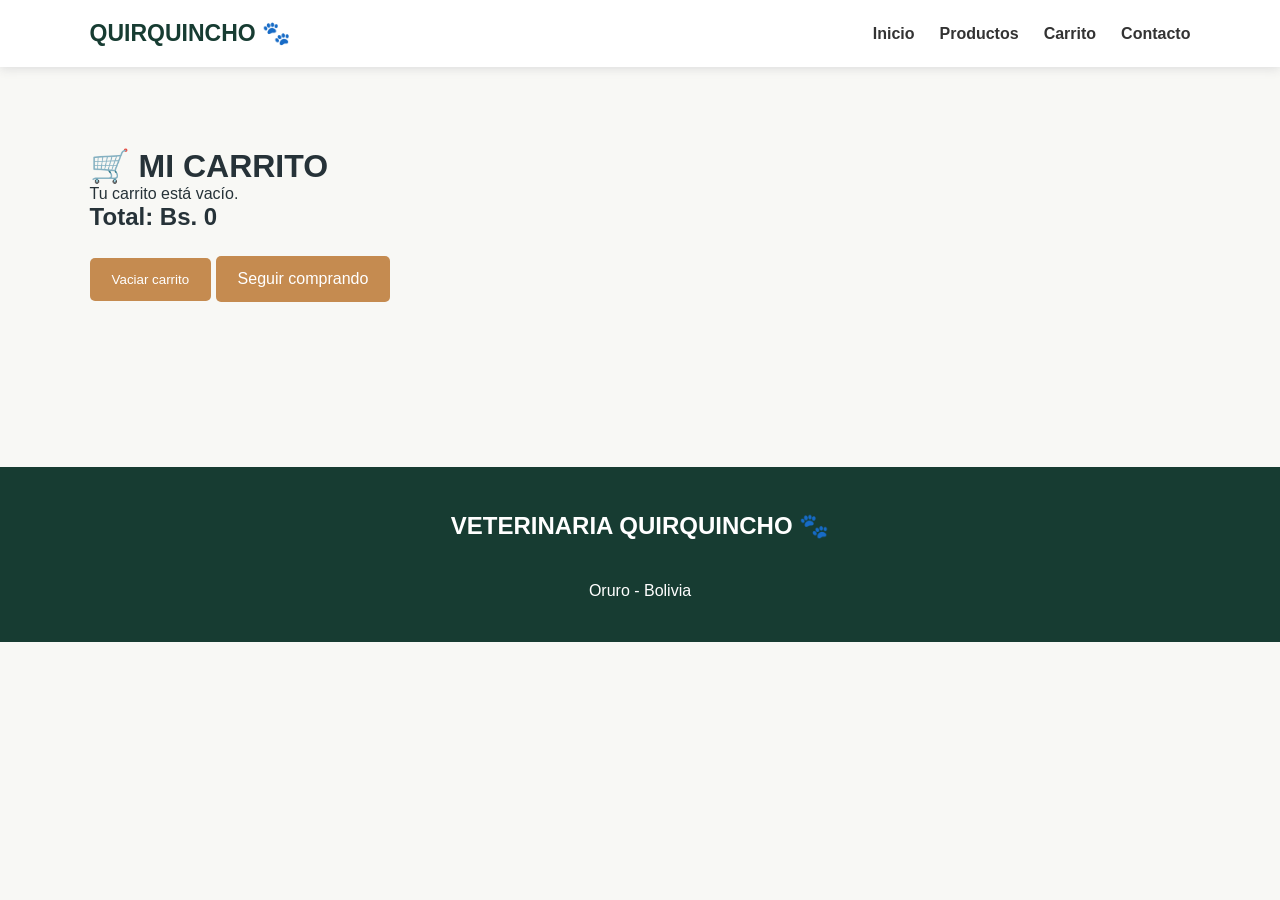
<file: carrito.html>
<!DOCTYPE html>
<html lang="en">
<head>
    <meta charset="UTF-8">
    <meta name="viewport" content="width=device-width, initial-scale=1.0">
    <title>Document</title>
    <link rel="stylesheet" href="css/estilos.css">
</head>
<body>

<header class="encabezado">
    <button class="menu-btn" onclick="abrirMenu()">☰</button>
    <a href="index.html" class="logo">QUIRQUINCHO 🐾</a>

    <nav id="menu">
        <a href="index.html">Inicio</a>
        <a href="productos.html">Productos</a>
        <a href="carrito.html">Carrito</a>
        <a href="contacto.html">Contacto</a>
    </nav>
</header>

<main class="pagina carrito">
    <h1>🛒 MI CARRITO</h1>

    <div id="contenido-carrito">
        <p>Tu carrito está vacío.</p>
    </div>

    <h2 id="total">Total: Bs. 0</h2>

    <button class="boton" onclick="vaciarCarrito()">
        Vaciar carrito
    </button>

    <a href="productos.html" class="boton">
        Seguir comprando
    </a>
</main>

<footer>
    <h2>VETERINARIA QUIRQUINCHO 🐾</h2>
    <p>Oruro - Bolivia</p>
</footer>

<script src="js/app.js"></script>
<script src="js/carrito.js"></script>
</body>
</html>
</file>
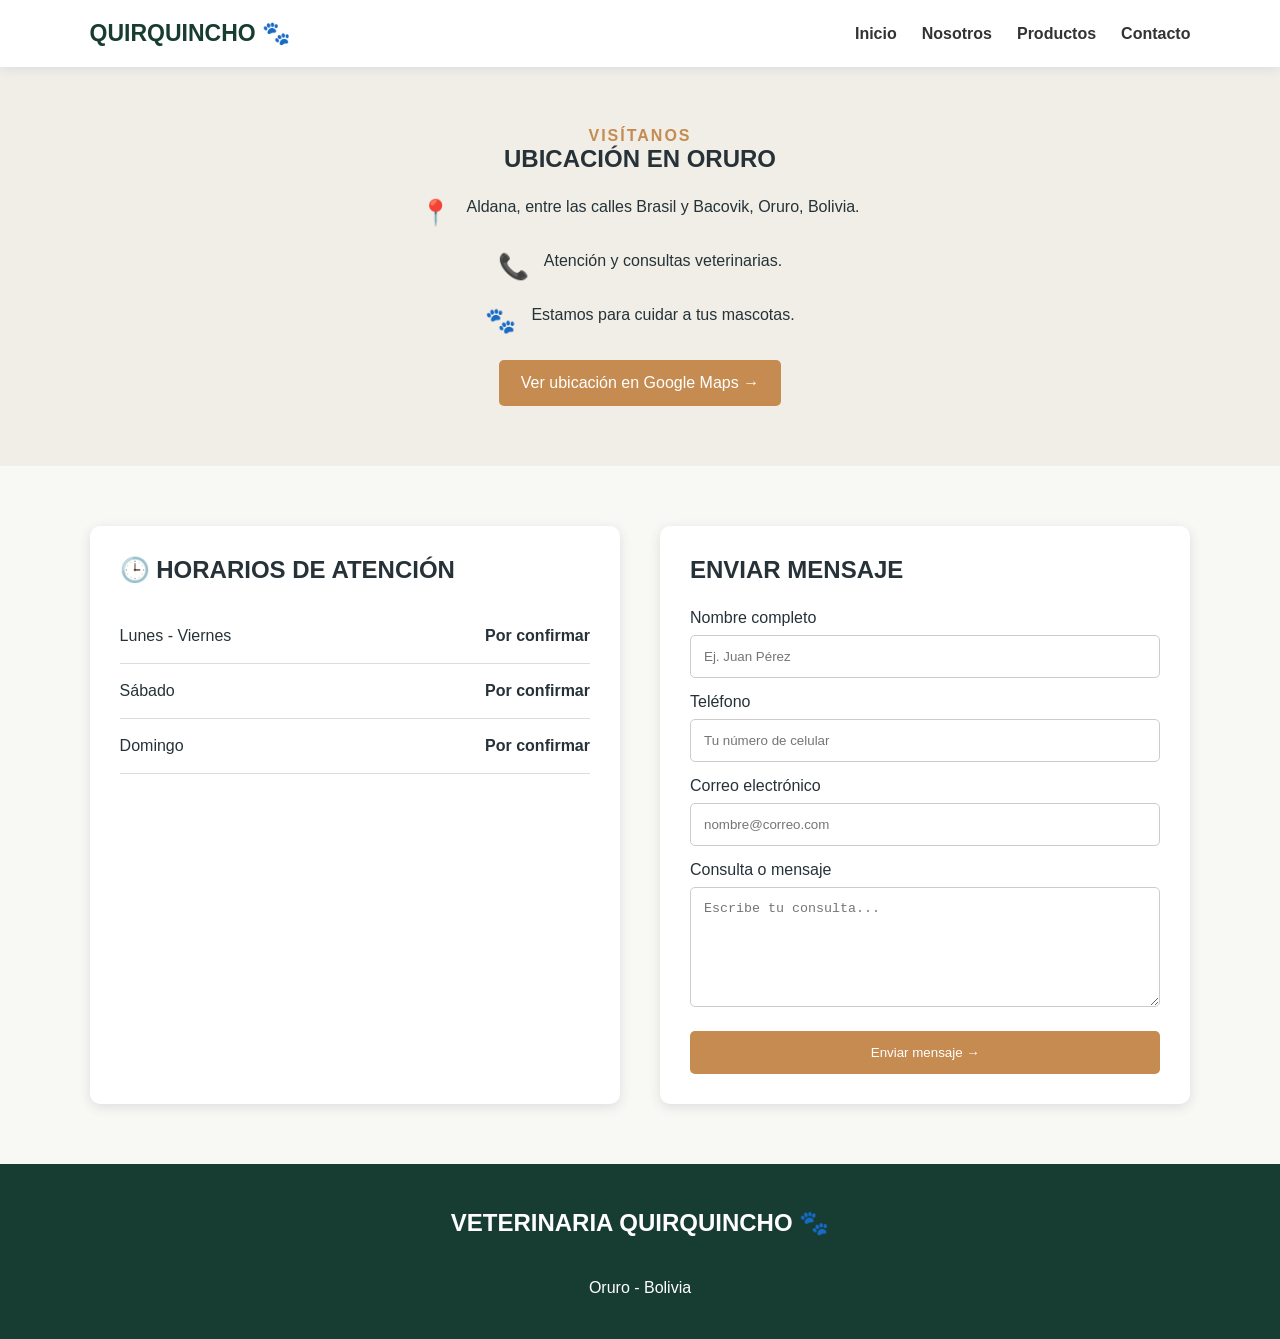
<file: contacto.html>
<!DOCTYPE html>
<html lang="en">
<head>
    <meta charset="UTF-8">
    <meta name="viewport" content="width=device-width, initial-scale=1.0">
    <title>Document</title>
    <link rel="stylesheet" href="css/estilos.css">
</head>
<body>

<header class="encabezado">
    <button class="menu-btn" onclick="abrirMenu()">☰</button>
    <a href="index.html" class="logo">QUIRQUINCHO 🐾</a>

    <nav id="menu">
        <a href="index.html">Inicio</a>
        <a href="nosotros.html">Nosotros</a>
        <a href="productos.html">Productos</a>
        <a href="contacto.html">Contacto</a>
    </nav>
</header>

<main class="pagina">

    <section class="ubicacion">
        <span class="subtitulo">VISÍTANOS</span>
        <h1>UBICACIÓN EN ORURO</h1>

        <div class="dato">
            <span>📍</span>
            <p>Aldana, entre las calles Brasil y Bacovik, Oruro, Bolivia.</p>
        </div>

        <div class="dato">
            <span>📞</span>
            <p>Atención y consultas veterinarias.</p>
        </div>

        <div class="dato">
            <span>🐾</span>
            <p>Estamos para cuidar a tus mascotas.</p>
        </div>

        <a class="boton" target="_blank"
           href="https://www.google.com/maps/search/?api=1&query=Aldana+Brasil+Bacovik+Oruro+Bolivia">
            Ver ubicación en Google Maps →
        </a>
    </section>

    <section class="contacto">

        <div class="horarios">
            <h2>🕒 HORARIOS DE ATENCIÓN</h2>

            <div>
                <span>Lunes - Viernes</span>
                <strong>Por confirmar</strong>
            </div>

            <div>
                <span>Sábado</span>
                <strong>Por confirmar</strong>
            </div>

            <div>
                <span>Domingo</span>
                <strong>Por confirmar</strong>
            </div>
        </div>

        <form class="formulario" id="formulario">
            <h2>ENVIAR MENSAJE</h2>

            <label>Nombre completo</label>
            <input type="text" id="nombre" placeholder="Ej. Juan Pérez" required>

            <label>Teléfono</label>
            <input type="tel" id="telefono" placeholder="Tu número de celular" required>

            <label>Correo electrónico</label>
            <input type="email" id="correo" placeholder="nombre@correo.com">

            <label>Consulta o mensaje</label>
            <textarea id="mensaje" placeholder="Escribe tu consulta..." required></textarea>

            <button type="submit" class="boton">Enviar mensaje →</button>
        </form>

    </section>

</main>

<footer>
    <h2>VETERINARIA QUIRQUINCHO 🐾</h2>
    <p>Oruro - Bolivia</p>
</footer>

<script src="js/app.js"></script>
<script src="js/contacto.js"></script>
</body>
</html>
</file>
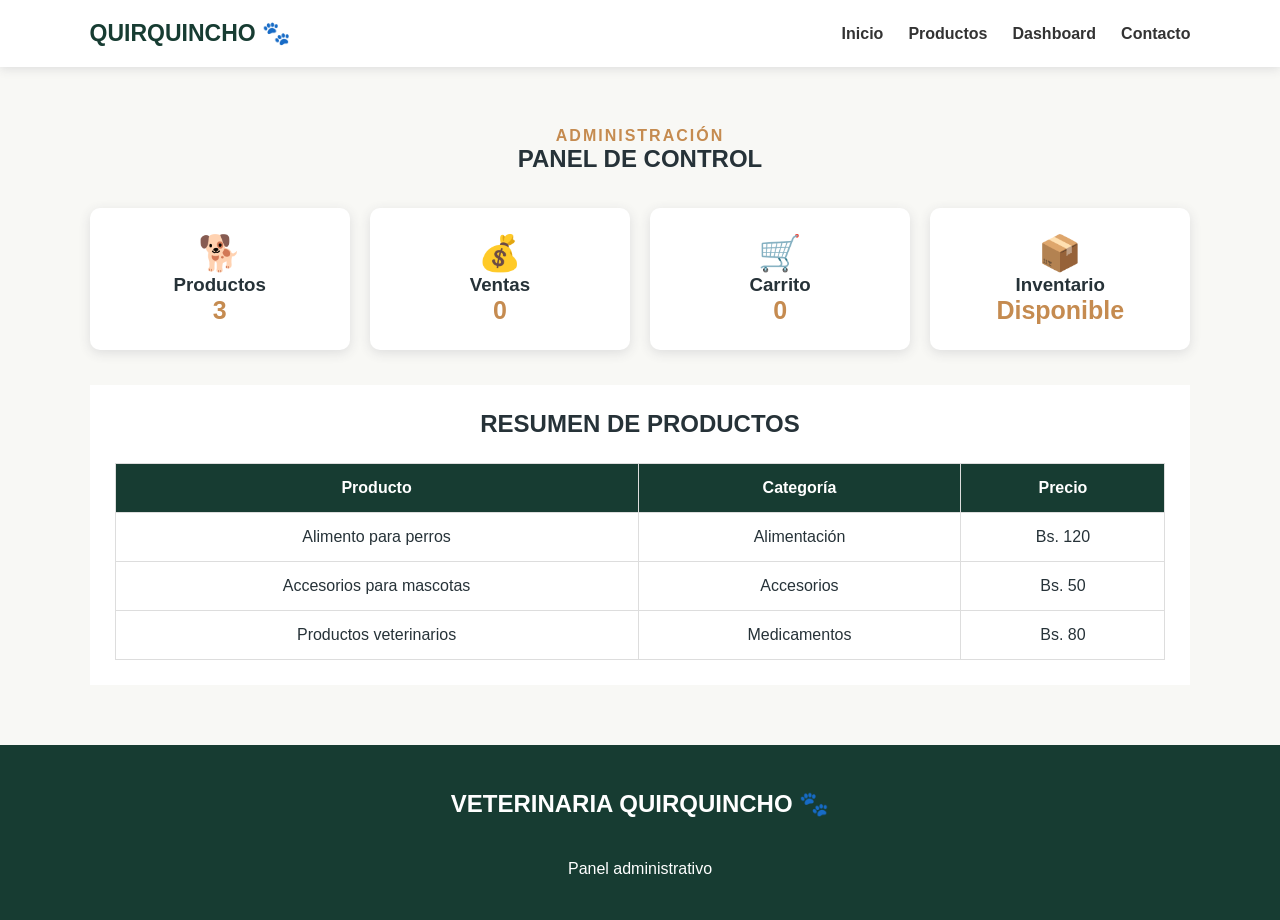
<file: dashboard.html>
<!DOCTYPE html>
<html lang="en">
<head>
    <meta charset="UTF-8">
    <meta name="viewport" content="width=device-width, initial-scale=1.0">
    <title>Document</title>
    <link rel="stylesheet" href="css/estilos.css">
</head>
<body>

<header class="encabezado">
    <button class="menu-btn" onclick="abrirMenu()">☰</button>
    <a href="index.html" class="logo">QUIRQUINCHO 🐾</a>

    <nav id="menu">
        <a href="index.html">Inicio</a>
        <a href="productos.html">Productos</a>
        <a href="dashboard.html">Dashboard</a>
        <a href="contacto.html">Contacto</a>
    </nav>
</header>

<main class="pagina">

    <section class="dashboard">
        <span class="subtitulo">ADMINISTRACIÓN</span>
        <h1>PANEL DE CONTROL</h1>

        <div class="dashboard-grid">

            <div class="indicador">
                <span>🐕</span>
                <h3>Productos</h3>
                <strong id="totalProductos">3</strong>
            </div>

            <div class="indicador">
                <span>💰</span>
                <h3>Ventas</h3>
                <strong>0</strong>
            </div>

            <div class="indicador">
                <span>🛒</span>
                <h3>Carrito</h3>
                <strong id="totalCarrito">0</strong>
            </div>

            <div class="indicador">
                <span>📦</span>
                <h3>Inventario</h3>
                <strong>Disponible</strong>
            </div>

        </div>

        <div class="tabla-contenedor">
            <h2>RESUMEN DE PRODUCTOS</h2>

            <table>
                <thead>
                    <tr>
                        <th>Producto</th>
                        <th>Categoría</th>
                        <th>Precio</th>
                    </tr>
                </thead>

                <tbody>
                    <tr>
                        <td>Alimento para perros</td>
                        <td>Alimentación</td>
                        <td>Bs. 120</td>
                    </tr>

                    <tr>
                        <td>Accesorios para mascotas</td>
                        <td>Accesorios</td>
                        <td>Bs. 50</td>
                    </tr>

                    <tr>
                        <td>Productos veterinarios</td>
                        <td>Medicamentos</td>
                        <td>Bs. 80</td>
                    </tr>
                </tbody>
            </table>
        </div>
    </section>

</main>

<footer>
    <h2>VETERINARIA QUIRQUINCHO 🐾</h2>
    <p>Panel administrativo</p>
</footer>

<script src="js/app.js"></script>
<script src="js/dashboard.js"></script>
</body>
</html>
</file>
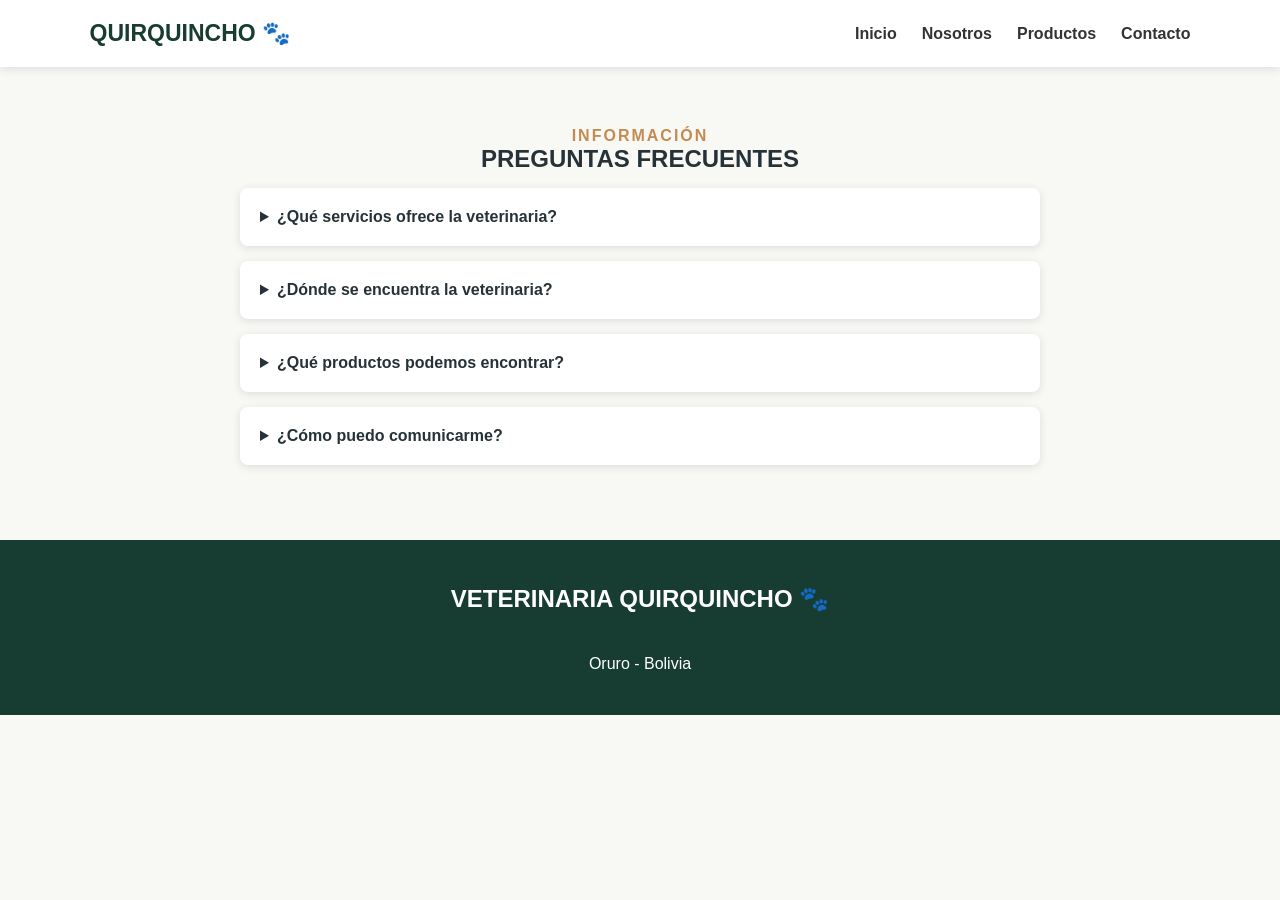
<file: faq.html>
<!DOCTYPE html>
<html lang="en">
<head>
    <meta charset="UTF-8">
    <meta name="viewport" content="width=device-width, initial-scale=1.0">
    <title>Document</title>
    <link rel="stylesheet" href="css/estilos.css">
</head>
<body>

<header class="encabezado">
    <button class="menu-btn" onclick="abrirMenu()">☰</button>
    <a href="index.html" class="logo">QUIRQUINCHO 🐾</a>

    <nav id="menu">
        <a href="index.html">Inicio</a>
        <a href="nosotros.html">Nosotros</a>
        <a href="productos.html">Productos</a>
        <a href="contacto.html">Contacto</a>
    </nav>
</header>

<main class="pagina">
    <section class="preguntas">
        <span class="subtitulo">INFORMACIÓN</span>
        <h1>PREGUNTAS FRECUENTES</h1>

        <details>
            <summary>¿Qué servicios ofrece la veterinaria?</summary>
            <p>Ofrecemos consultas, vacunación, peluquería y productos para mascotas.</p>
        </details>

        <details>
            <summary>¿Dónde se encuentra la veterinaria?</summary>
            <p>Estamos ubicados en Oruro, Bolivia.</p>
        </details>

        <details>
            <summary>¿Qué productos podemos encontrar?</summary>
            <p>Alimentos, accesorios y productos veterinarios.</p>
        </details>

        <details>
            <summary>¿Cómo puedo comunicarme?</summary>
            <p>Puedes enviarnos un mensaje desde nuestra página de contacto.</p>
        </details>

    </section>
</main>

<footer>
    <h2>VETERINARIA QUIRQUINCHO 🐾</h2>
    <p>Oruro - Bolivia</p>
</footer>

<script src="js/app.js"></script>
</body>
</html>
</file>
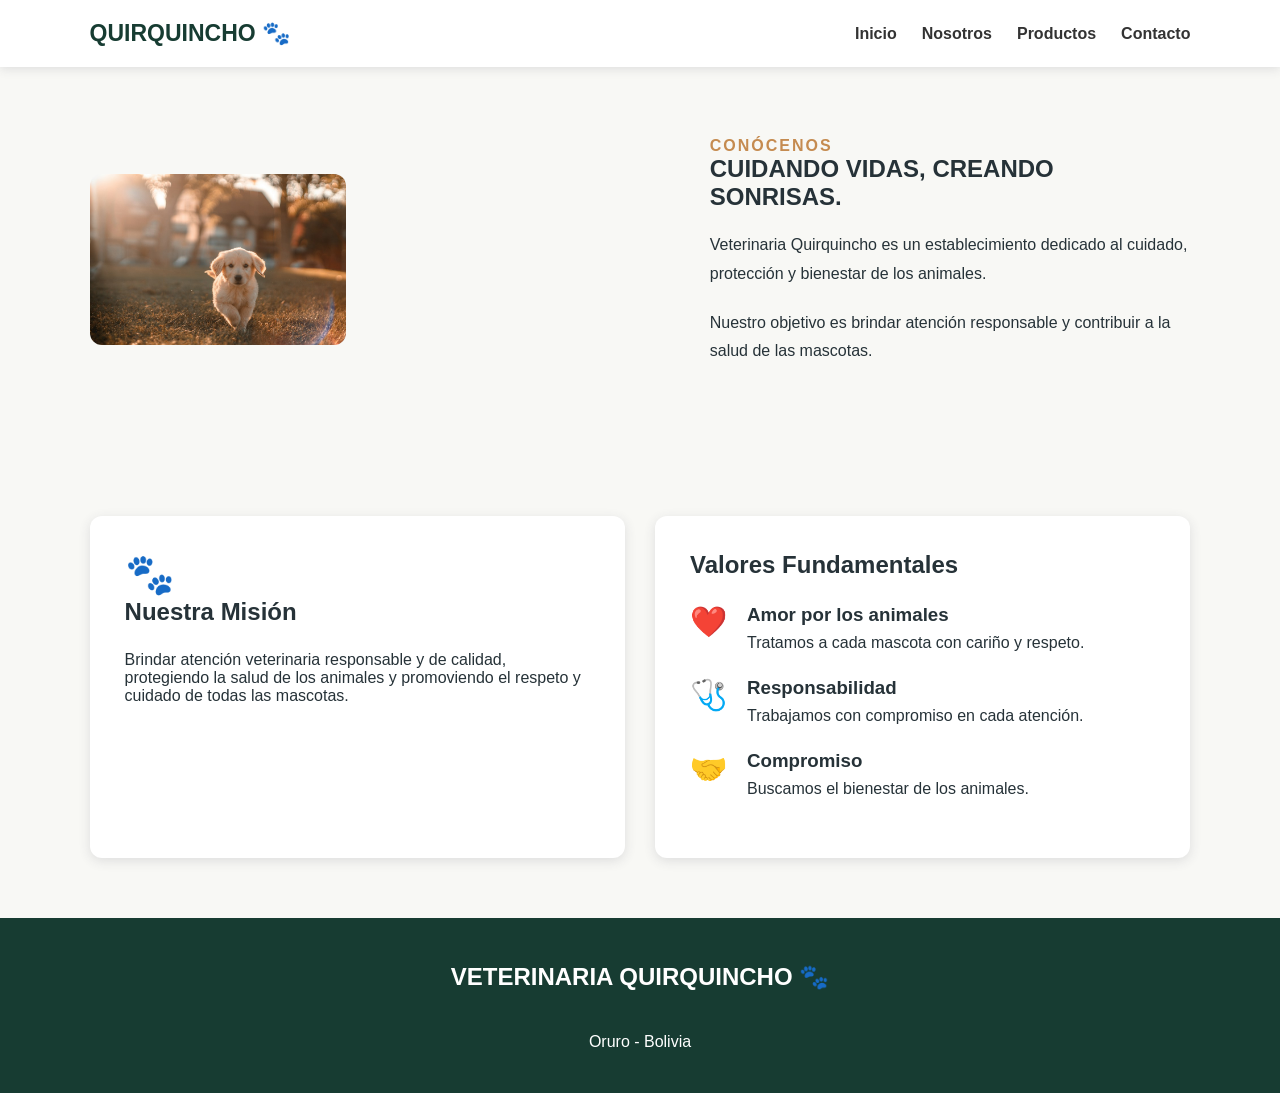
<file: nosotros.html>
<!DOCTYPE html>
<html lang="en">
<head>
    <meta charset="UTF-8">
    <meta name="viewport" content="width=device-width, initial-scale=1.0">
    <title>Document</title>
    <link rel="stylesheet" href="css/estilos.css">
</head>
<body>
<header class="encabezado">
    <button class="menu-btn" onclick="abrirMenu()">☰</button>
    <a href="index.html" class="logo">QUIRQUINCHO 🐾</a>

    <nav id="menu">
        <a href="index.html">Inicio</a>
        <a href="nosotros.html">Nosotros</a>
        <a href="productos.html">Productos</a>
        <a href="contacto.html">Contacto</a>
    </nav>
</header>

<main class="pagina">

    <section class="nosotros">
        <div class="imagen-nosotros">
            <img src="img/imagen.jpg" alt="Veterinaria Quirquincho">
        </div>

        <div class="texto-nosotros">
            <span class="subtitulo">CONÓCENOS</span>
            <h1>CUIDANDO VIDAS, CREANDO SONRISAS.</h1>

            <p>
                Veterinaria Quirquincho es un establecimiento
                dedicado al cuidado, protección y bienestar
                de los animales.
            </p>

            <p>
                Nuestro objetivo es brindar atención responsable
                y contribuir a la salud de las mascotas.
            </p>
        </div>
    </section>

    <section class="mision">

        <div class="mision-card">
            <span>🐾</span>
            <h2>Nuestra Misión</h2>
            <p>
                Brindar atención veterinaria responsable y de calidad,
                protegiendo la salud de los animales y promoviendo
                el respeto y cuidado de todas las mascotas.
            </p>
        </div>

        <div class="valores-card">
            <h2>Valores Fundamentales</h2>

            <div class="valor">
                <span>❤️</span>
                <div>
                    <h3>Amor por los animales</h3>
                    <p>Tratamos a cada mascota con cariño y respeto.</p>
                </div>
            </div>

            <div class="valor">
                <span>🩺</span>
                <div>
                    <h3>Responsabilidad</h3>
                    <p>Trabajamos con compromiso en cada atención.</p>
                </div>
            </div>

            <div class="valor">
                <span>🤝</span>
                <div>
                    <h3>Compromiso</h3>
                    <p>Buscamos el bienestar de los animales.</p>
                </div>
            </div>
        </div>

    </section>

</main>

<footer>
    <h2>VETERINARIA QUIRQUINCHO 🐾</h2>
    <p>Oruro - Bolivia</p>
</footer>

<script src="js/app.js"></script>

</body>
</html>
</file>
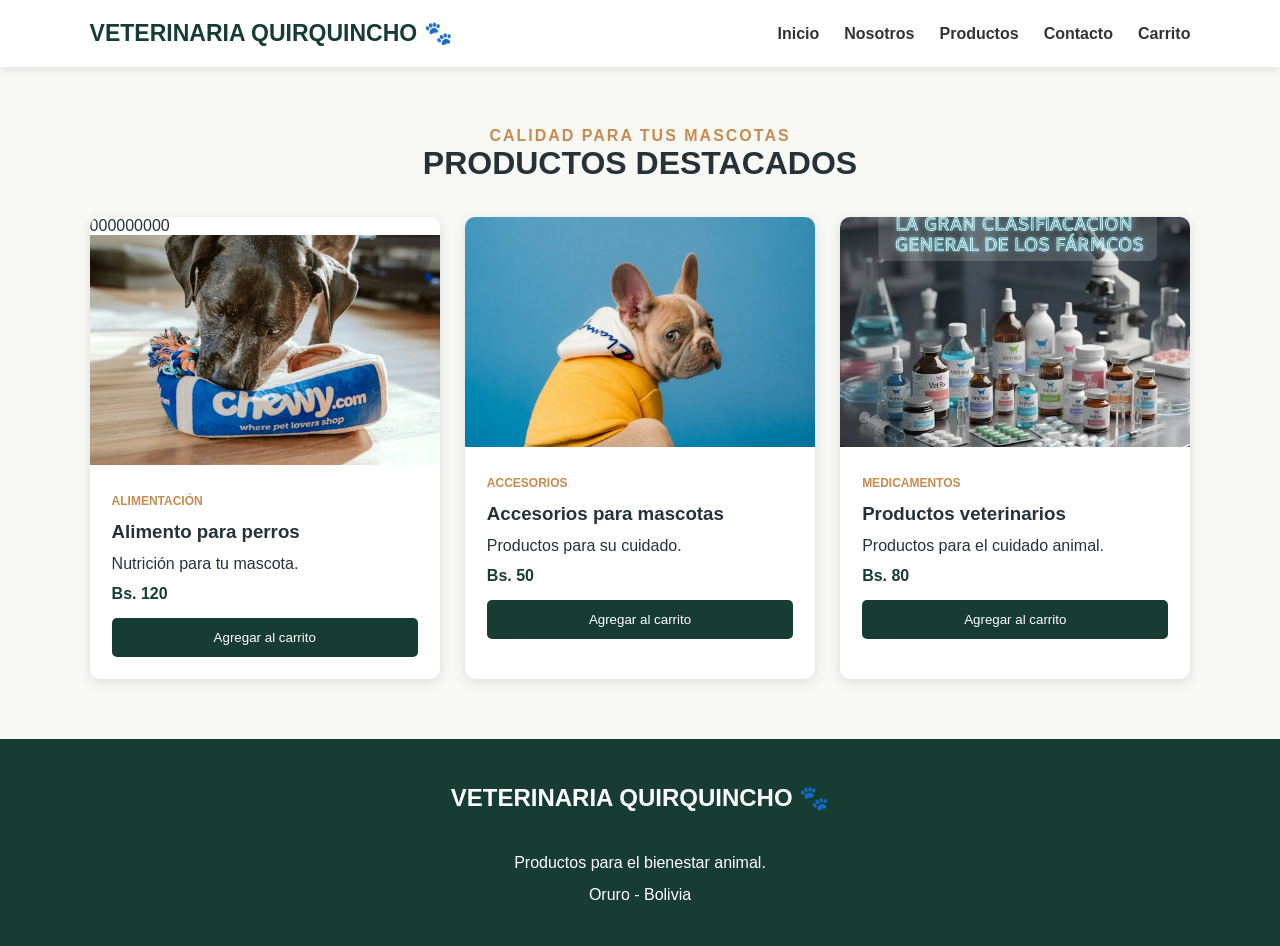
<file: productos.html>
<!DOCTYPE html>
<html lang="en">
<head>
    <meta charset="UTF-8">
    <meta name="viewport" content="width=device-width, initial-scale=1.0">
    <title>Document</title>
    <link rel="stylesheet" href="css/estilos.css">
</head>
<body>

<header class="encabezado">
    <button class="menu-btn" onclick="abrirMenu()">☰</button>
    <a href="index.html" class="logo">VETERINARIA QUIRQUINCHO 🐾</a>

    <nav id="menu">
        <a href="index.html">Inicio</a>
        <a href="nosotros.html">Nosotros</a>
        <a href="productos.html">Productos</a>
        <a href="contacto.html">Contacto</a>
        <a href="carrito.html">Carrito</a>
    </nav>
</header>

<main class="productos">
    <span class="subtitulo">CALIDAD PARA TUS MASCOTAS</span>
    <h1>PRODUCTOS DESTACADOS</h1>

    <div class="productos-grid" id="lista-productos">

        <div class="producto">000000000
            <img src="img/alimentacion.jpg" alt="Alimento para perros">
            <div class="producto-info">
                <span>ALIMENTACIÓN</span>
                <h3>Alimento para perros</h3>
                <p>Nutrición para tu mascota.</p>
                <strong>Bs. 120</strong>
                <button onclick="agregarCarrito(1)">Agregar al carrito</button>
            </div>
        </div>

        <div class="producto">
            <img src="img/perrito.jpg" alt="Accesorios para mascotas">
            <div class="producto-info">
                <span>ACCESORIOS</span>
                <h3>Accesorios para mascotas</h3>
                <p>Productos para su cuidado.</p>
                <strong>Bs. 50</strong>
                <button onclick="agregarCarrito(2)">Agregar al carrito</button>
            </div>
        </div>

        <div class="producto">
            <img src="img/images.jpg" alt="Medicamentos veterinarios">
            <div class="producto-info">
                <span>MEDICAMENTOS</span>
                <h3>Productos veterinarios</h3>
                <p>Productos para el cuidado animal.</p>
                <strong>Bs. 80</strong>
                <button onclick="agregarCarrito(3)">Agregar al carrito</button>
            </div>
        </div>

    </div>
</main>

<footer>
    <h2>VETERINARIA QUIRQUINCHO 🐾</h2>
    <p>Productos para el bienestar animal.</p>
    <p>Oruro - Bolivia</p>
</footer>

<script src="js/app.js"></script>
<script src="js/productos.js"></script>


</body>
</html>
</file>
<file: css/estilos.css>
* {
    margin: 0;
    padding: 0;
    box-sizing: border-box;
}

body {
    font-family: Arial, sans-serif;
    background: #f8f8f5;
    color: #263238;
}

.encabezado {
    background: white;
    padding: 20px 7%;
    display: flex;
    justify-content: space-between;
    align-items: center;
    box-shadow: 0 2px 10px #ddd;
    position: sticky;
    top: 0;
    z-index: 100;
}

.logo {
    font-size: 23px;
    font-weight: bold;
    color: #173c32;
    text-decoration: none;
}

nav {
    display: flex;
    gap: 25px;
}

nav a {
    text-decoration: none;
    color: #333;
    font-weight: bold;
}

nav a:hover {
    color: #d28b45;
}

.menu-btn {
    display: none;
    background: #173c32;
    color: white;
    border: none;
    padding: 10px;
    cursor: pointer;
}

.portada {
    min-height: 550px;
    background: linear-gradient(#0007, #0007),
    url("../img/banner.jpg") center/cover;
    display: flex;
    align-items: center;
    padding: 8%;
    color: white;
}

.portada-contenido {
    max-width: 650px;
}

.etiqueta {
    color: #f2b66d;
    font-weight: bold;
}

.portada h1 {
    font-size: 45px;
    margin: 20px 0;
}

.portada h1 span {
    color: #f2b66d;
}

.portada p {
    font-size: 18px;
    line-height: 1.7;
    margin-bottom: 30px;
}

.boton {
    display: inline-block;
    background: #c58b50;
    color: white;
    padding: 14px 22px;
    border: none;
    border-radius: 5px;
    text-decoration: none;
    cursor: pointer;
}

.boton:hover {
    background: #173c32;
}

.categorias,
.destacados,
.productos,
.ubicacion,
.dashboard,
.preguntas {
    padding: 60px 7%;
    text-align: center;
}

h2 {
    margin-bottom: 25px;
}

.categorias-grid {
    display: grid;
    grid-template-columns: repeat(4, 1fr);
    gap: 20px;
    margin-top: 30px;
}

.categoria {
    background: white;
    padding: 30px;
    border-radius: 10px;
    box-shadow: 0 3px 12px #ddd;
}

.categoria span {
    font-size: 40px;
}

.categoria h3 {
    margin-top: 15px;
}

.subtitulo {
    color: #c58b50;
    font-weight: bold;
    letter-spacing: 2px;
}

.servicios-grid {
    display: grid;
    grid-template-columns: repeat(2, 1fr);
    gap: 25px;
    margin-top: 35px;
}

.servicio {
    display: flex;
    background: white;
    border-radius: 10px;
    overflow: hidden;
    text-align: left;
    box-shadow: 0 3px 12px #ddd;
}

.servicio img {
    width: 40%;
    height: 200px;
    object-fit: cover;
}

.servicio div {
    padding: 25px;
}

.servicio h3 {
    margin: 15px 0;
}

.servicio p {
    line-height: 1.6;
}

.productos-grid {
    display: grid;
    grid-template-columns: repeat(3, 1fr);
    gap: 25px;
    margin-top: 35px;
}

.producto {
    background: white;
    border-radius: 10px;
    overflow: hidden;
    box-shadow: 0 3px 12px #ddd;
    text-align: left;
}

.producto img {
    width: 100%;
    height: 230px;
    object-fit: cover;
}

.producto-info {
    padding: 22px;
}

.producto-info span {
    color: #c58b50;
    font-size: 12px;
    font-weight: bold;
}

.producto-info h3 {
    margin: 12px 0;
}

.producto-info p {
    margin-bottom: 12px;
}

.producto-info strong {
    display: block;
    margin-bottom: 15px;
    color: #173c32;
}

.producto-info button {
    width: 100%;
    padding: 12px;
    border: none;
    background: #173c32;
    color: white;
    cursor: pointer;
    border-radius: 5px;
}

.nosotros {
    padding: 70px 7%;
    display: flex;
    align-items: center;
    gap: 50px;
}

.nosotros img {
    width: 45%;
    border-radius: 12px;
}

.nosotros p {
    line-height: 1.8;
    margin: 20px 0;
}

.mision {
    padding: 60px 7%;
    display: grid;
    grid-template-columns: 1fr 1fr;
    gap: 30px;
}

.mision-card,
.valores-card {
    background: white;
    padding: 35px;
    border-radius: 12px;
    box-shadow: 0 3px 12px #ddd;
}

.mision-card span {
    font-size: 40px;
}

.valor {
    display: flex;
    gap: 20px;
    margin: 25px 0;
}

.valor span {
    font-size: 30px;
}

.valor p {
    margin-top: 8px;
}

.ubicacion {
    background: #f0eee7;
}

.dato {
    display: flex;
    justify-content: center;
    gap: 15px;
    margin: 25px;
}

.dato span {
    font-size: 25px;
}

.contacto {
    padding: 60px 7%;
    display: grid;
    grid-template-columns: 1fr 1fr;
    gap: 40px;
}

.horarios,
.formulario {
    background: white;
    padding: 30px;
    border-radius: 10px;
    box-shadow: 0 3px 12px #ddd;
}

.horarios div {
    display: flex;
    justify-content: space-between;
    padding: 18px 0;
    border-bottom: 1px solid #ddd;
}

.formulario label {
    display: block;
    margin: 15px 0 8px;
}

.formulario input,
.formulario textarea {
    width: 100%;
    padding: 13px;
    border: 1px solid #ccc;
    border-radius: 5px;
}

.formulario textarea {
    height: 120px;
    resize: vertical;
}

.formulario button {
    margin-top: 20px;
    width: 100%;
}

.dashboard-grid {
    display: grid;
    grid-template-columns: repeat(4, 1fr);
    gap: 20px;
    margin: 35px 0;
}

.indicador {
    background: white;
    padding: 25px;
    border-radius: 10px;
    box-shadow: 0 3px 12px #ddd;
}

.indicador span {
    font-size: 35px;
}

.indicador strong {
    font-size: 25px;
    color: #c58b50;
}

.tabla-contenedor {
    background: white;
    padding: 25px;
    overflow-x: auto;
}

table {
    width: 100%;
    border-collapse: collapse;
}

th, td {
    padding: 15px;
    border: 1px solid #ddd;
}

th {
    background: #173c32;
    color: white;
}

.carrito {
    padding: 80px 7%;
    min-height: 400px;
}

.carrito-item {
    background: white;
    padding: 20px;
    margin: 15px 0;
    border-radius: 8px;
    display: flex;
    justify-content: space-between;
}

.preguntas details {
    background: white;
    padding: 20px;
    margin: 15px auto;
    max-width: 800px;
    text-align: left;
    border-radius: 8px;
    box-shadow: 0 2px 8px #ddd;
}

.preguntas summary {
    cursor: pointer;
    font-weight: bold;
}

.preguntas details p {
    padding-top: 15px;
    line-height: 1.6;
}

footer {
    background: #173c32;
    color: white;
    text-align: center;
    padding: 35px;
    line-height: 2;
}

@media (max-width: 768px) {

    .encabezado {
        flex-wrap: wrap;
    }

    .menu-btn {
        display: block;
    }

    nav {
        display: none;
        flex-direction: column;
        width: 100%;
        padding-top: 20px;
    }

    nav.activo {
        display: flex;
    }

    .portada h1 {
        font-size: 30px;
    }

    .categorias-grid,
    .productos-grid,
    .servicios-grid,
    .dashboard-grid {
        grid-template-columns: 1fr;
    }

    .nosotros,
    .mision,
    .contacto {
        grid-template-columns: 1fr;
        flex-direction: column;
    }

    .nosotros img {
        width: 100%;
    }

    .servicio {
        flex-direction: column;
    }

    .servicio img {
        width: 100%;
    }
}
</file>
